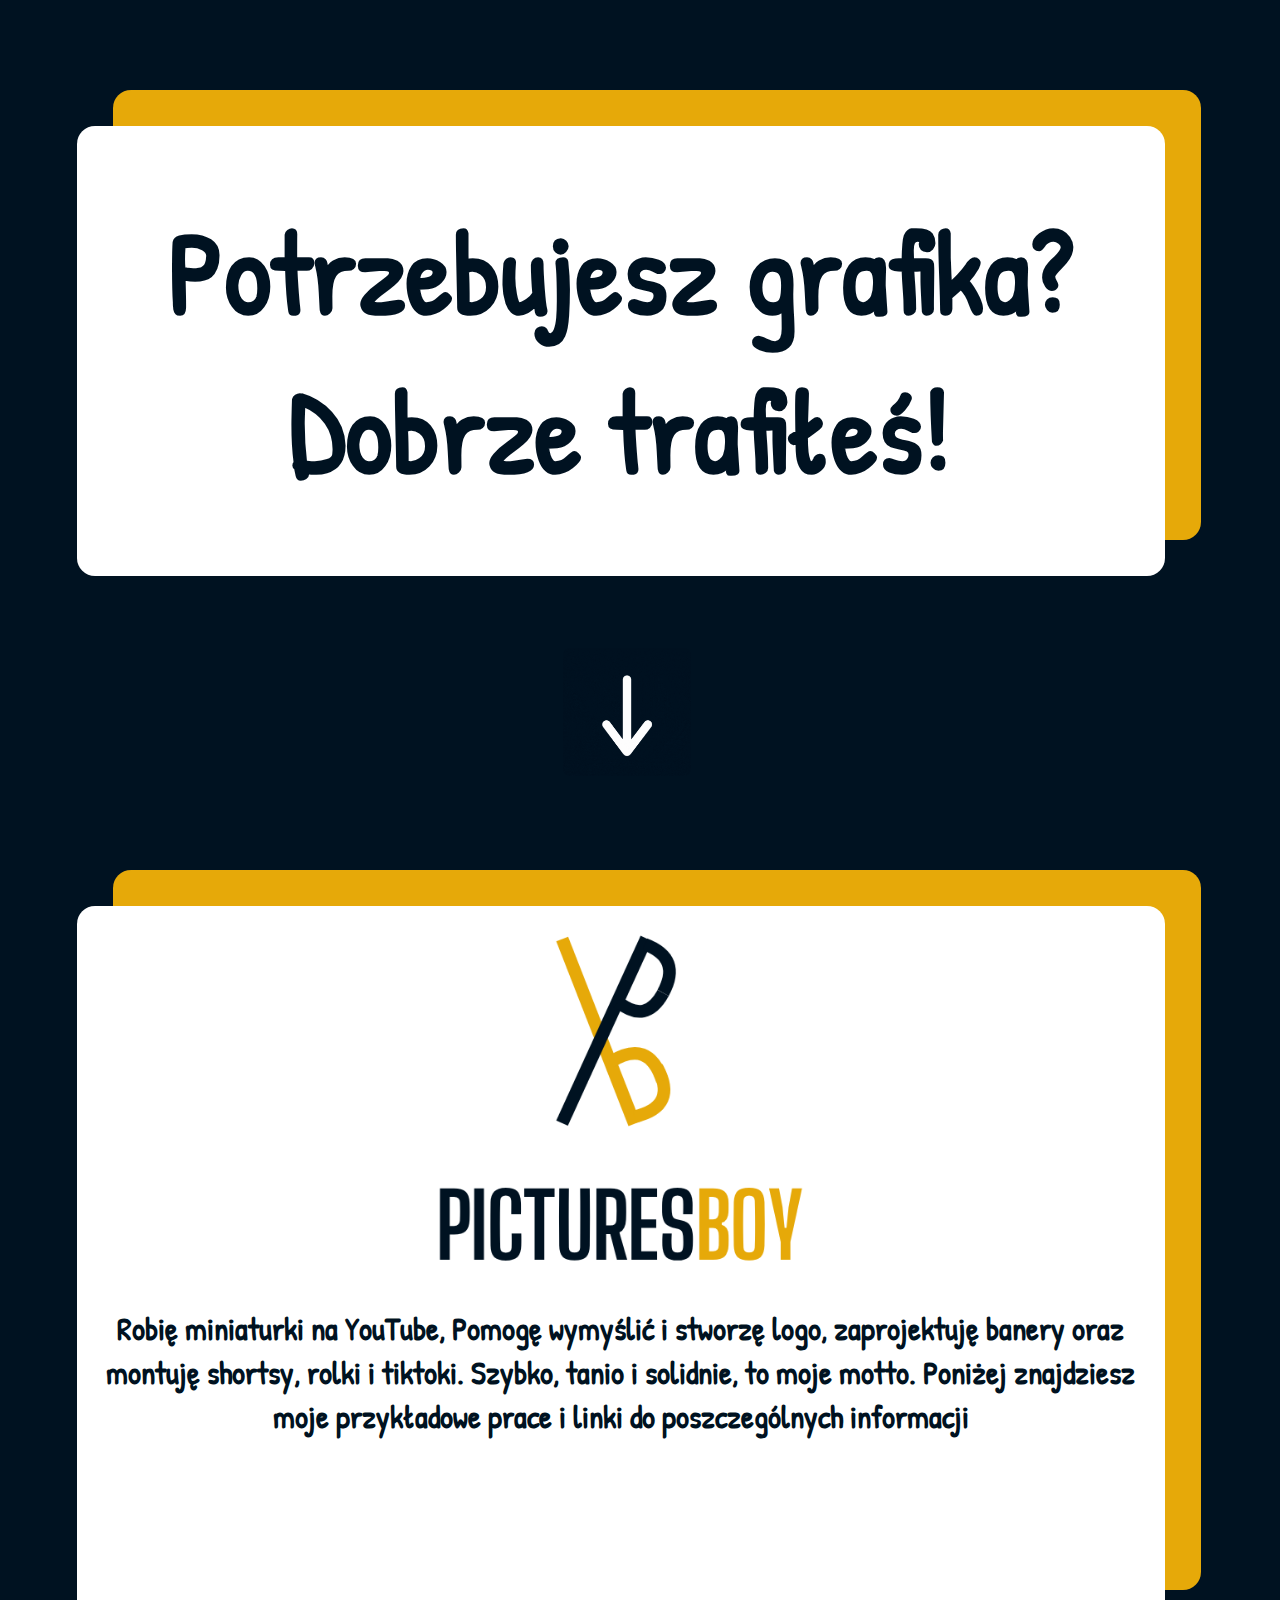
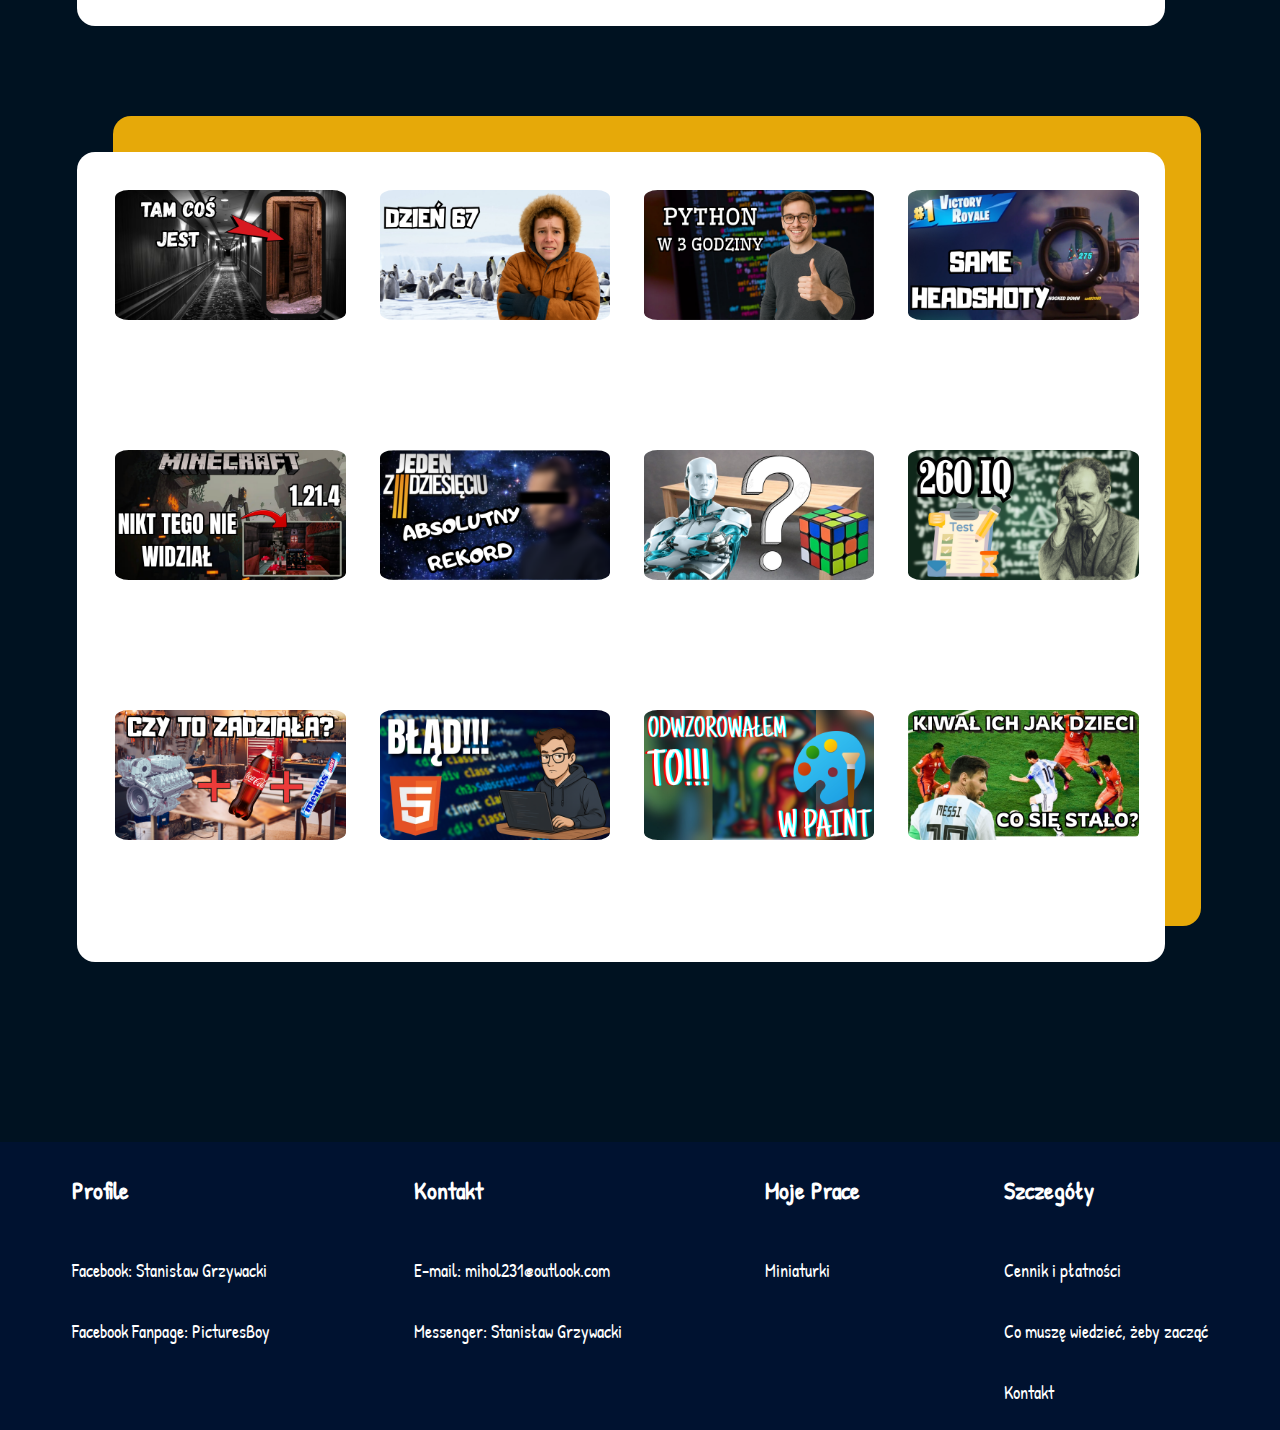
<file: index.html>
<!DOCTYPE html>
<html>
    <head>
        <title>Portfolio</title>
        <meta charset="utf-8">
        <meta name="keywords" content="Portfolio Stanisław, Grafik, Stanisław Grzywacki, Grafik do miniaturek">
        <link rel="stylesheet" href="PortoFolio.css">
        <meta name="viewport" content="width=device-width, initial-scale=1"> 
        <link rel="preconnect" href="https://fonts.googleapis.com">
        <link rel="preconnect" href="https://fonts.gstatic.com" crossorigin>
        <link href="https://fonts.googleapis.com/css2?family=Patrick+Hand&display=swap" rel="stylesheet">
    </head> 
    <body>
        <div id="Wstęp">
            <h1>Potrzebujesz grafika?</h1>
            <h1>Dobrze trafiłeś!</h1>
        </div>
            <img src="images/strzałka.gif" alt="Patrz na dół" class="strzałka">
        <div id="Góra">   
            <img src="images/PB.png" alt="Logo" style="width: 40%;">
            <h3>Robię miniaturki na YouTube, Pomogę wymyślić i stworzę logo, zaprojektuję banery oraz montuję shortsy, rolki i tiktoki. Szybko, tanio i solidnie, to moje motto. Poniżej znajdziesz moje przykładowe prace i linki do poszczególnych informacji</h3>
        </div>
        <div id="Miniaturki"> 
            <img src="images/Miniaturka ze strasznego hotelu.png">
            <img src="images/Miniaturka 100 dni na Antarktydzie.png">
            <img src="images/Miniaturka Kurs Python.png">
            <img src="images/Miniaturka Fortnite.png">
            <img src="images/Miniaturka nowy biom.png">
            <img src="images/Miniaturka Jeden z dziesięciu.png">
            <img src="images/Miniaturka Robot z kostką.png">
            <img src="images/Miniaturka 260 IQ.png">
            <img src="images/Miniaturka czy to zadziała kola w silniku.png">
            <img src="images/Miniaturka Błąd w html.png">
            <img src="images/Miniaturka Paint.png">
            <img src="images/Miniaturka messi.png">
        </div>  
        <div class="stopka">
            <div class="Konkrety">
                <h4>Profile</h4>
                <p>Facebook: Stanisław Grzywacki</p>
                <p>Facebook Fanpage: PicturesBoy</p>
            </div>
            <div class="Konkrety">
                <a href="Kontakty.html"><h4>Kontakt</h4></a>
                <p>E-mail: mihol231@outlook.com</p>
                <p>Messenger: Stanisław Grzywacki</p>
            </div>   
            <div class="Konkrety">
                <a href="Moje Prace.html"><h4>Moje Prace</h4></a>
                <p>Miniaturki</p>
            </div>
            <div class="Konkrety">
                <a href="Szczegóły.html"><h4>Szczegóły</h4></a>
                <p>Cennik i płatności</p>
                <p>Co muszę wiedzieć, żeby zacząć</p>
                <p>Kontakt</p>
            </div>    
        </div>  
  </body>
</html>
</file>
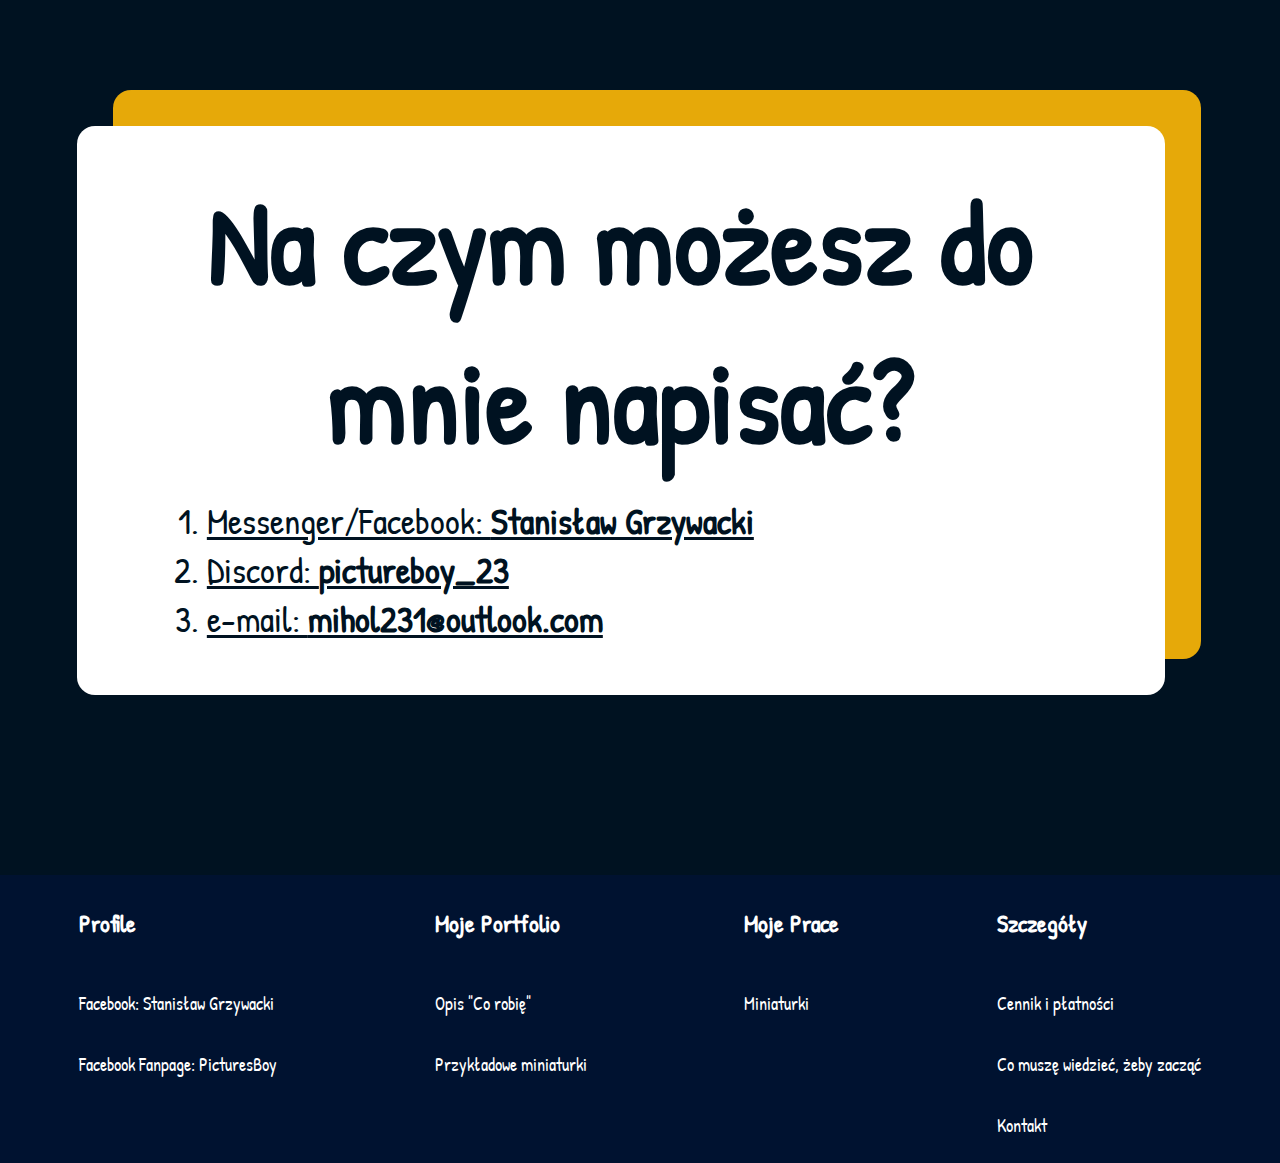
<file: Kontakty.html>
<!DOCTYPE html>
<html>
    <head>
        <title>Portfolio</title>
        <meta charset="utf-8">
        <meta name="keywords" content="Portfolio Stanisław, Grafik, Stanisław Grzywacki, Grafik do miniaturek">
        <link rel="stylesheet" href="PortoFolio.css">
        <meta name="viewport" content="width=device-width, initial-scale=1"> 
        <link rel="preconnect" href="https://fonts.googleapis.com">
        <link rel="preconnect" href="https://fonts.gstatic.com" crossorigin>
        <link href="https://fonts.googleapis.com/css2?family=Patrick+Hand&display=swap" rel="stylesheet">
    </head>
    <body>
        <div id="czaty">
            <h1>Na czym możesz do mnie napisać?</h1>
            <ol>
                <li><a href="https://www.facebook.com/profile.php?id=61572254624439" target="_blank">Messenger/Facebook: <strong>Stanisław Grzywacki</strong></a></li>
                <li><a href="https://discord.com/users/123456789012345678" target="_blank">Discord: <strong>pictureboy_23</strong></a></li>
                <li><a href="mailto:mihol231@outlook.com" target="_blank">e-mail: <strong>mihol231@outlook.com</strong></a></li>
            </ol>
        </div>
        <div class="stopka">
            <div class="Konkrety">
                <h4>Profile</h4>
                <p>Facebook: Stanisław Grzywacki</p>
                <p>Facebook Fanpage: PicturesBoy</p>
            </div>
            <div class="Konkrety">
                <a href="index.html"><h4>Moje Portfolio</h4></a>
                <p>Opis "Co robię"</p>
                <p>Przykładowe miniaturki</p>
            </div>   
            <div class="Konkrety">
                <a href="Moje Prace.html"><h4>Moje Prace</h4></a>
                <p>Miniaturki</p>
            </div>
            <div class="Konkrety">
                <a href="Szczegóły.html"><h4>Szczegóły</h4></a>
                <p>Cennik i płatności</p>
                <p>Co muszę wiedzieć, żeby zacząć</p>
                <p>Kontakt</p>
            </div>    
        </div>
    </body>
</html>
</file>
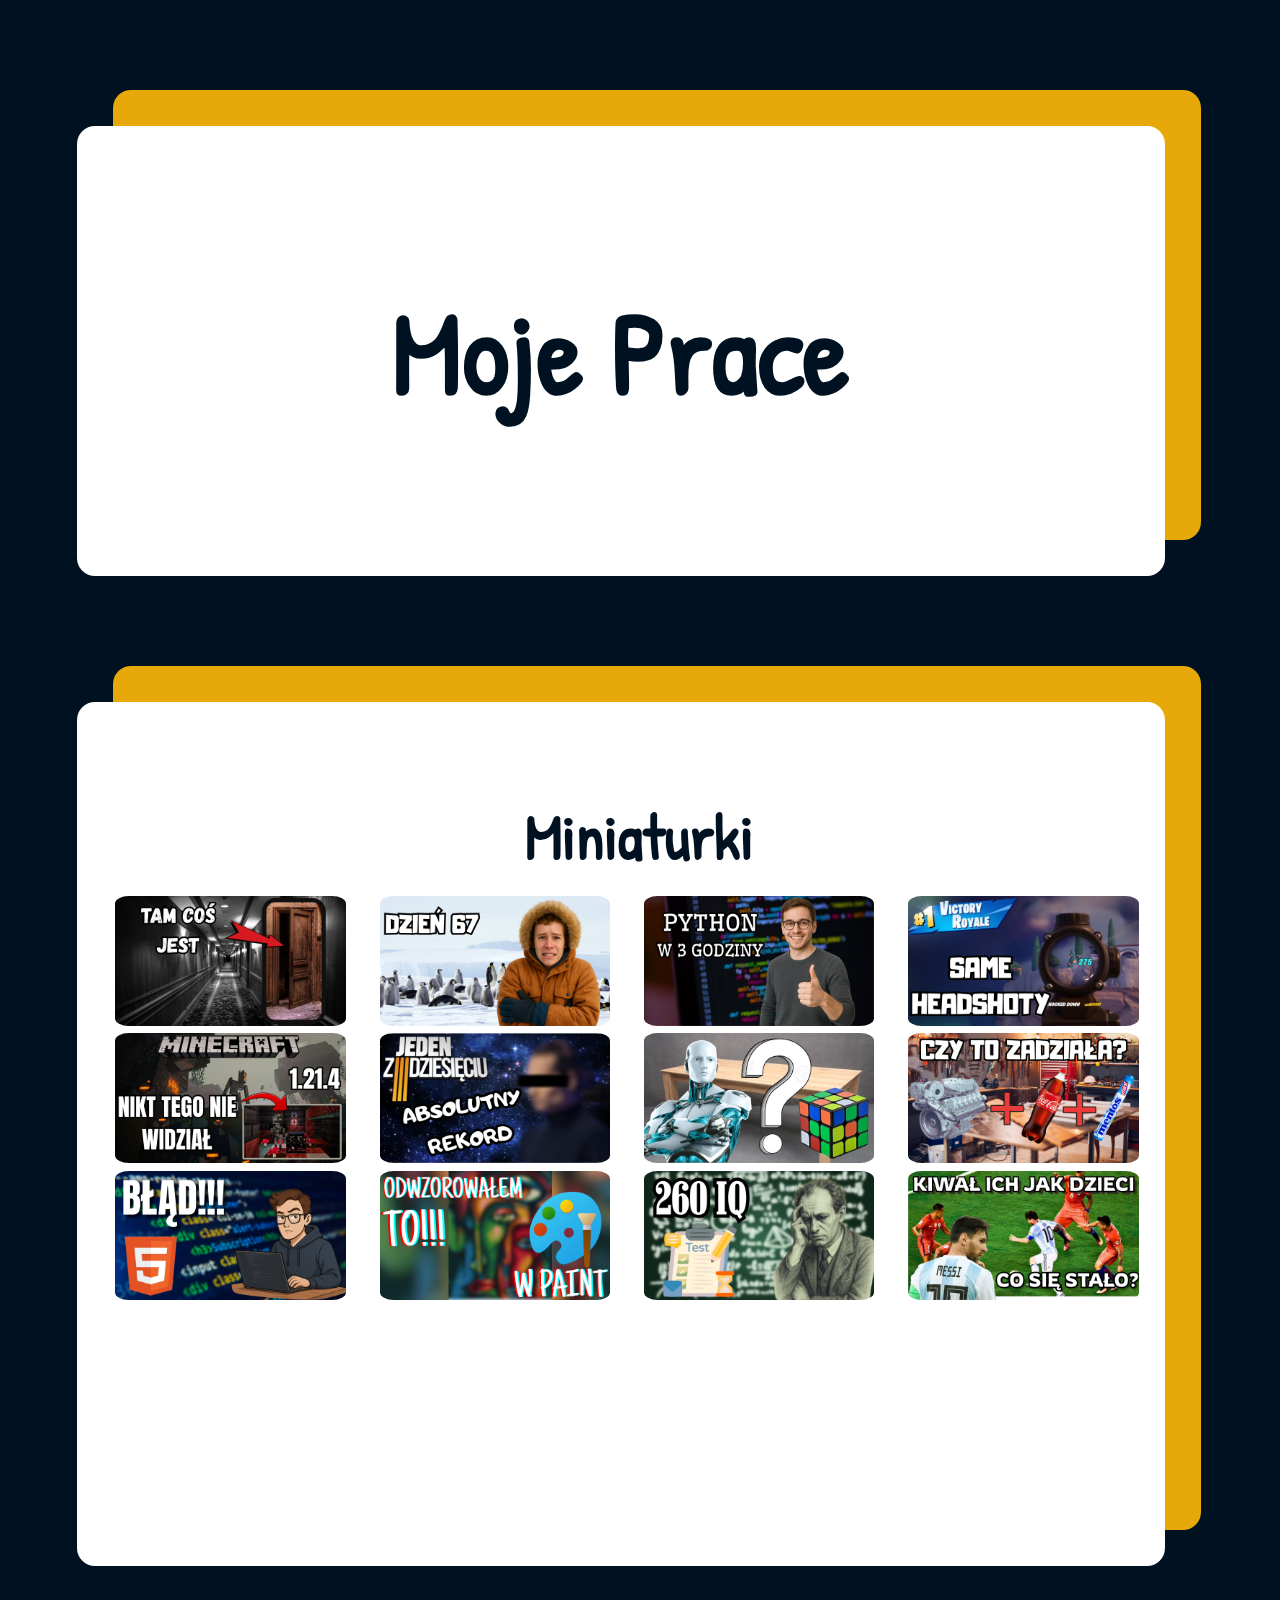
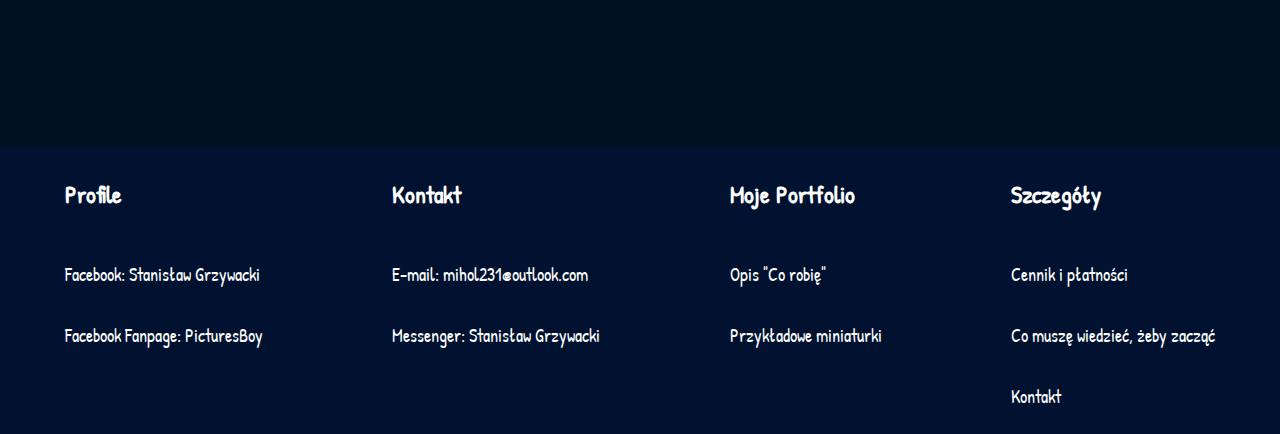
<file: Moje Prace.html>
<!DOCTYPE html>
<html></html>
    <head>
        <title>Portfolio</title>
        <meta charset="utf-8">
        <meta name="keywords" content="Portfolio Stanisław, Grafik, Stanisław Grzywacki, Grafik do miniaturek">
        <link rel="stylesheet" href="PortoFolio.css">
        <meta name="viewport" content="width=device-width, initial-scale=1"> 
        <link rel="preconnect" href="https://fonts.googleapis.com">
        <link rel="preconnect" href="https://fonts.gstatic.com" crossorigin>
        <link href="https://fonts.googleapis.com/css2?family=Patrick+Hand&display=swap" rel="stylesheet">
    </head>
    <body>
        <div id="Open">
            <h1>Moje Prace</h1>
        </div>
        <div id="Obrazki">
            <div id="tytuł">
                <h2>Miniaturki</h2>
            </div>
            <div id="Graficzki">
                <img src="images/Miniaturka ze strasznego hotelu.png">
                <img src="images/Miniaturka 100 dni na Antarktydzie.png">
                <img src="images/Miniaturka Kurs Python.png">
                <img src="images/Miniaturka Fortnite.png">
                <img src="images/Miniaturka nowy biom.png">
                <img src="images/Miniaturka Jeden z dziesięciu.png">
                <img src="images/Miniaturka Robot z kostką.png">
                <img src="images/Miniaturka czy to zadziała kola w silniku.png">
                <img src="images/Miniaturka Błąd w html.png">
                <img src="images/Miniaturka Paint.png">
                <img src="images/Miniaturka 260 IQ.png">
                <img src="images/Miniaturka messi.png">
            </div>
        </div>
         <div class="stopka">
            <div class="Konkrety">
                <h4>Profile</h4>
                <p>Facebook: Stanisław Grzywacki</p>
                <p>Facebook Fanpage: PicturesBoy</p>
            </div>
            <div class="Konkrety">
                <a href="Kontakty.html"><h4>Kontakt</h4></a>
                <p>E-mail: mihol231@outlook.com</p>
                <p>Messenger: Stanisław Grzywacki</p>
            </div>   
            <div class="Konkrety">
                <a href="index.html"><h4>Moje Portfolio</h4></a>
                <p>Opis "Co robię"</p>
                <p>Przykładowe miniaturki</p>
            </div>
            <div class="Konkrety">
                <a href="Szczegóły.html"><h4>Szczegóły</h4></a>
                <p>Cennik i płatności</p>
                <p>Co muszę wiedzieć, żeby zacząć</p>
                <p>Kontakt</p>
            </div>    
        </div>  
    </body>
</html>
</file>
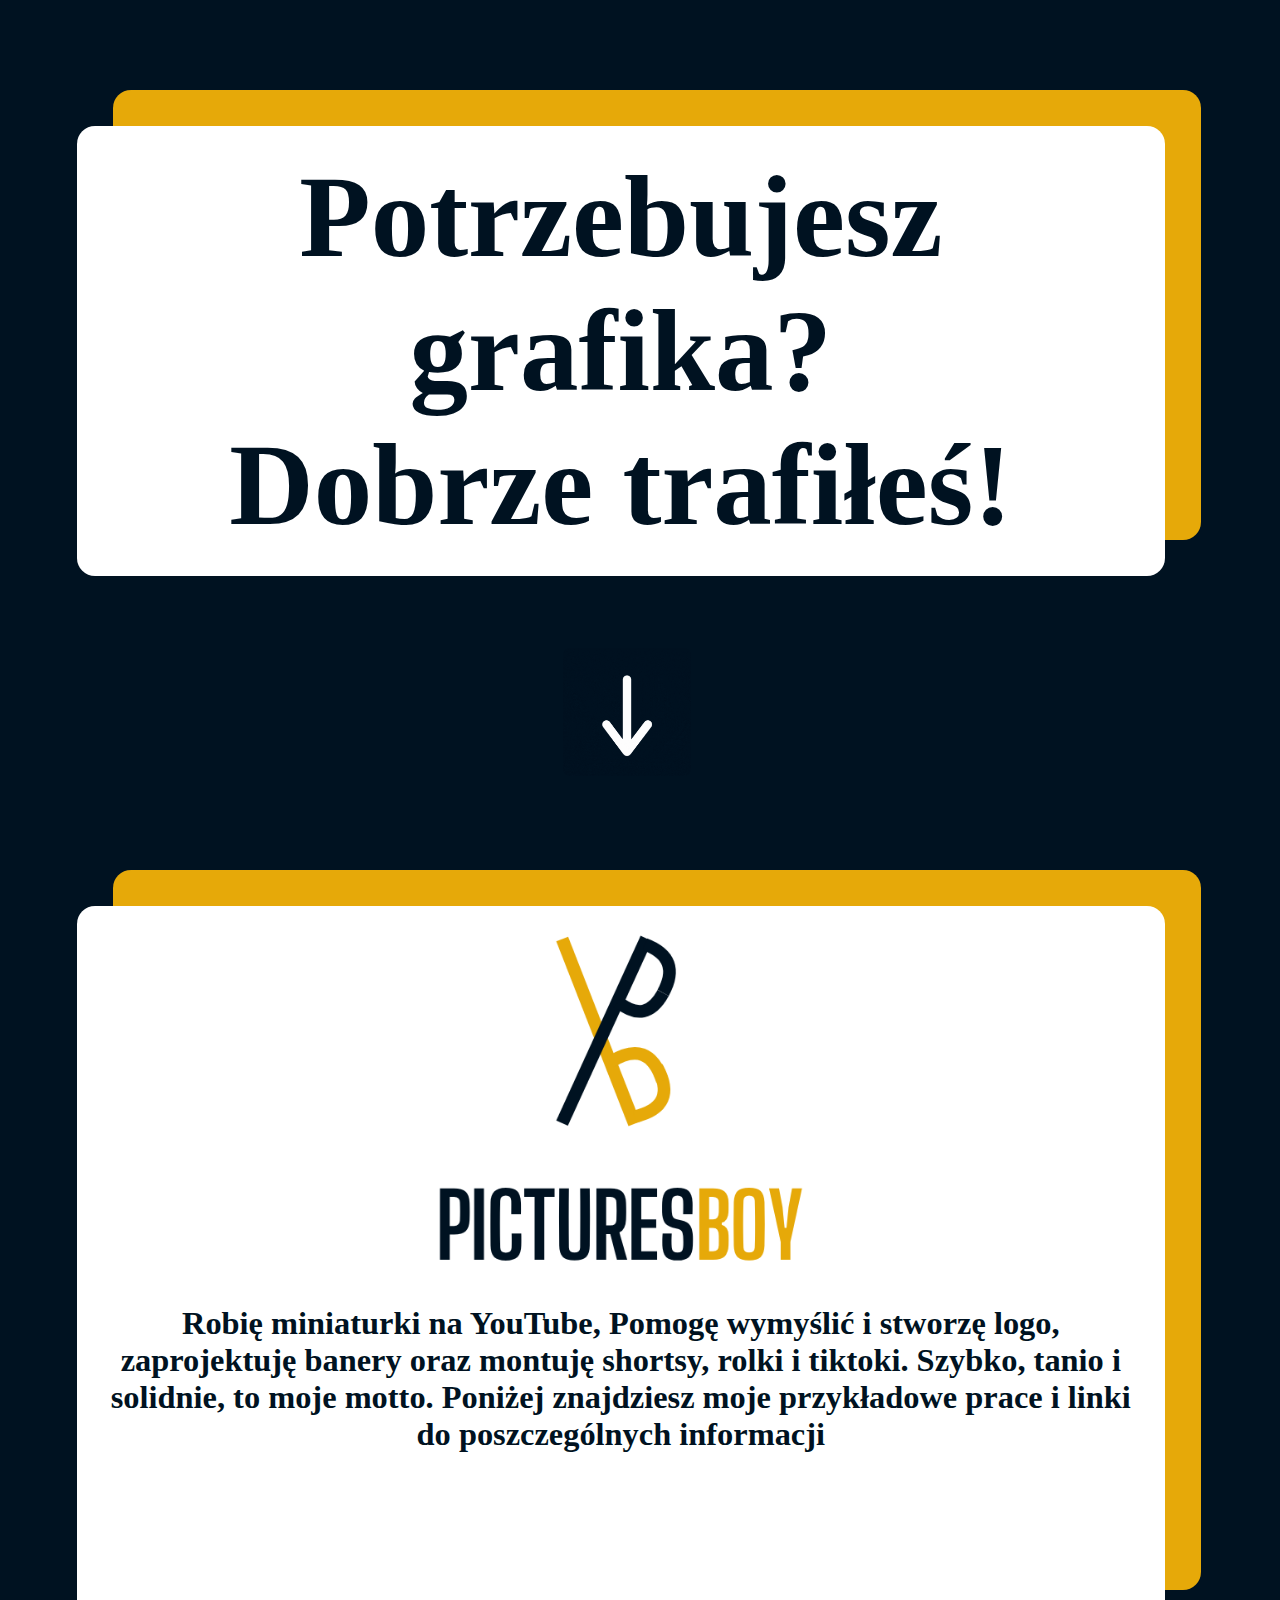
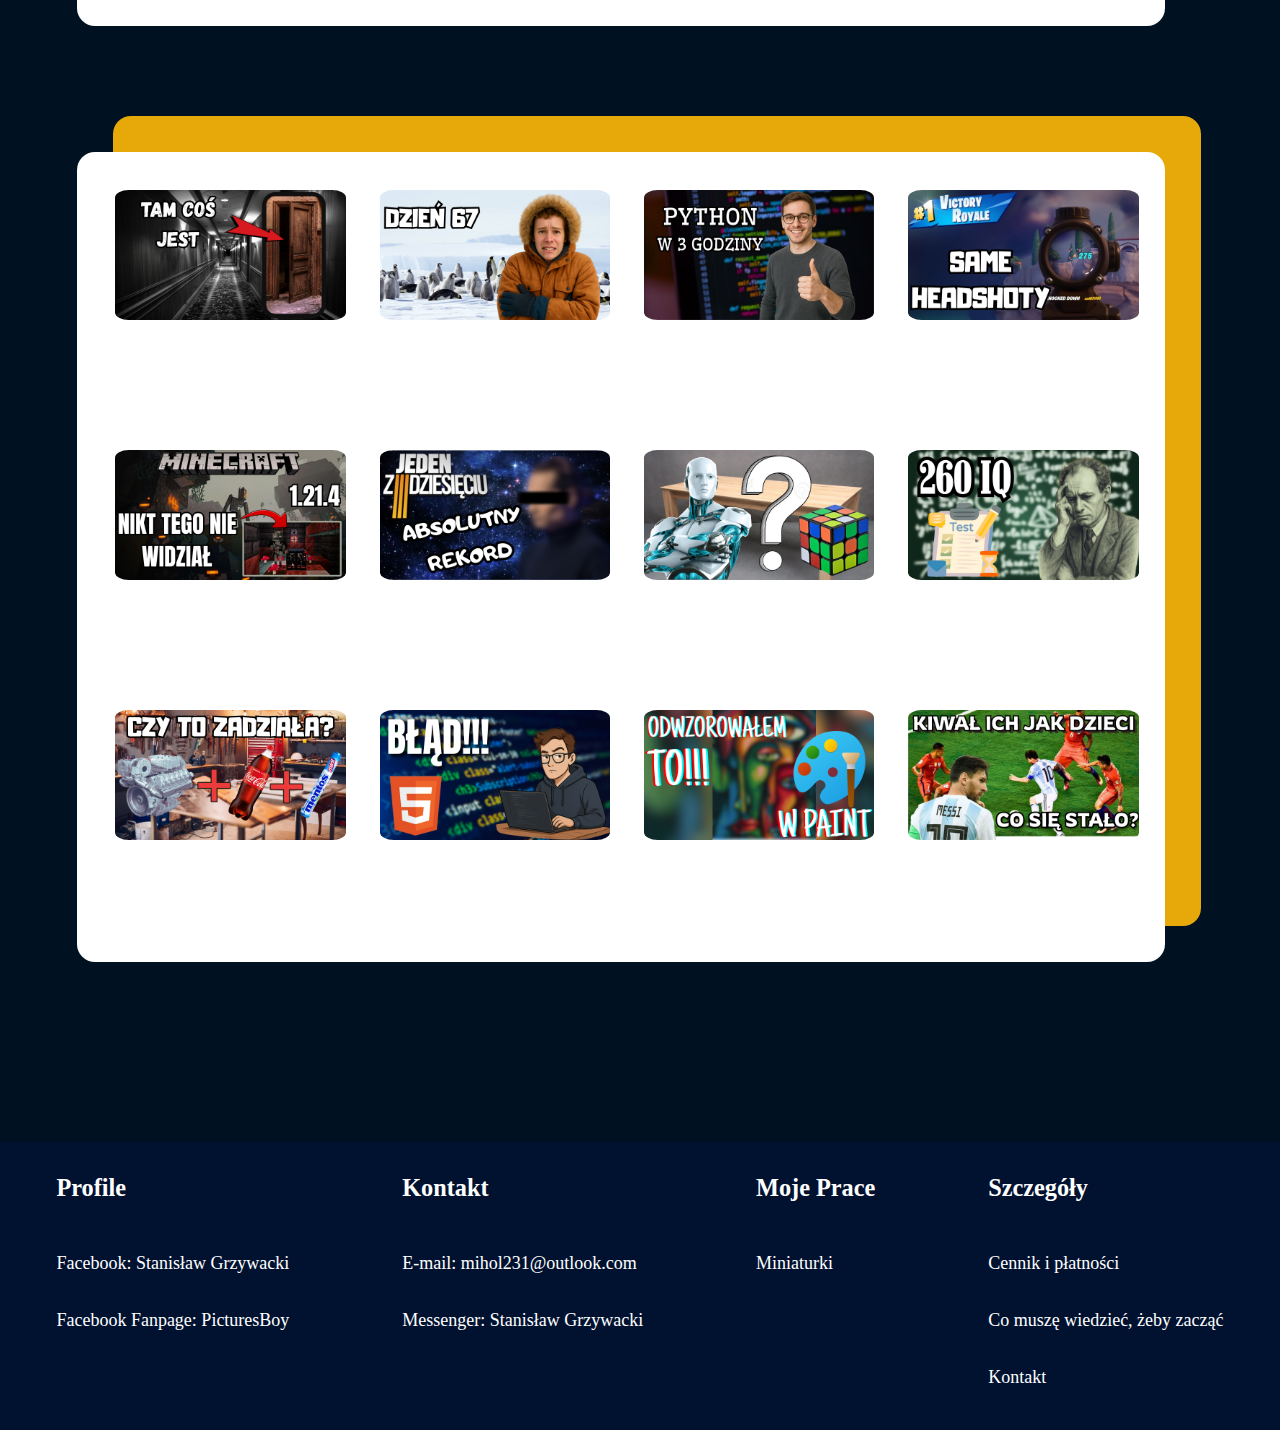
<file: Portfolio.html>
<!DOCTYPE html>
<html>
    <head>
        <title>Portfolio</title>
        <meta charset="utf-8">
        <meta name="keywords" content="Portfolio Stanisław, Grafik, Stanisław Grzywacki, Grafik do miniaturek">
        <link rel="stylesheet" href="PortoFolio.css">
        <meta name="viewport" content="width=device-width, initial-scale=1"> 
        <link rel="preconnect" href="https://fonts.googleapis.com">
        <link rel="preconnect" href="https://fonts.gstatic.com" crossorigin>
        <link href="https://fonts.googleapis.com/css2?family=Caveat:wght@400..700&display=swap" rel="stylesheet">
    </head> 
    <body>
        <div id="Wstęp">
            <h1>Potrzebujesz grafika?</h1>
            <h1>Dobrze trafiłeś!</h1>
        </div>
            <img src="images/strzałka.gif" alt="Patrz na dół" class="strzałka">
        <div id="Góra">   
            <img src="images/PB.png" alt="Logo" style="width: 40%;">
            <h3>Robię miniaturki na YouTube, Pomogę wymyślić i stworzę logo, zaprojektuję banery oraz montuję shortsy, rolki i tiktoki. Szybko, tanio i solidnie, to moje motto. Poniżej znajdziesz moje przykładowe prace i linki do poszczególnych informacji</h3>
        </div>
        <div id="Miniaturki"> 
            <img src="images/Miniaturka ze strasznego hotelu.png">
            <img src="images/Miniaturka 100 dni na Antarktydzie.png">
            <img src="images/Miniaturka Kurs Python.png">
            <img src="images/Miniaturka Fortnite.png">
            <img src="images/Miniaturka nowy biom.png">
            <img src="images/Miniaturka Jeden z dziesięciu.png">
            <img src="images/Miniaturka Robot z kostką.png">
            <img src="images/Miniaturka 260 IQ.png">
            <img src="images/Miniaturka czy to zadziała kola w silniku.png">
            <img src="images/Miniaturka Błąd w html.png">
            <img src="images/Miniaturka Paint.png">
            <img src="images/Miniaturka messi.png">
        </div>  
        <div class="stopka">
            <div class="Konkrety">
                <h4>Profile</h4>
                <p>Facebook: Stanisław Grzywacki</p>
                <p>Facebook Fanpage: PicturesBoy</p>
            </div>
            <div class="Konkrety">
                <a href="Kontakty.html"><h4>Kontakt</h4></a>
                <p>E-mail: mihol231@outlook.com</p>
                <p>Messenger: Stanisław Grzywacki</p>
            </div>   
            <div class="Konkrety">
                <a href="Moje Prace.html"><h4>Moje Prace</h4></a>
                <p>Miniaturki</p>
            </div>
            <div class="Konkrety">
                <a href="Szczegóły.html"><h4>Szczegóły</h4></a>
                <p>Cennik i płatności</p>
                <p>Co muszę wiedzieć, żeby zacząć</p>
                <p>Kontakt</p>
            </div>    
        </div>  
  </body>
</html>
</file>
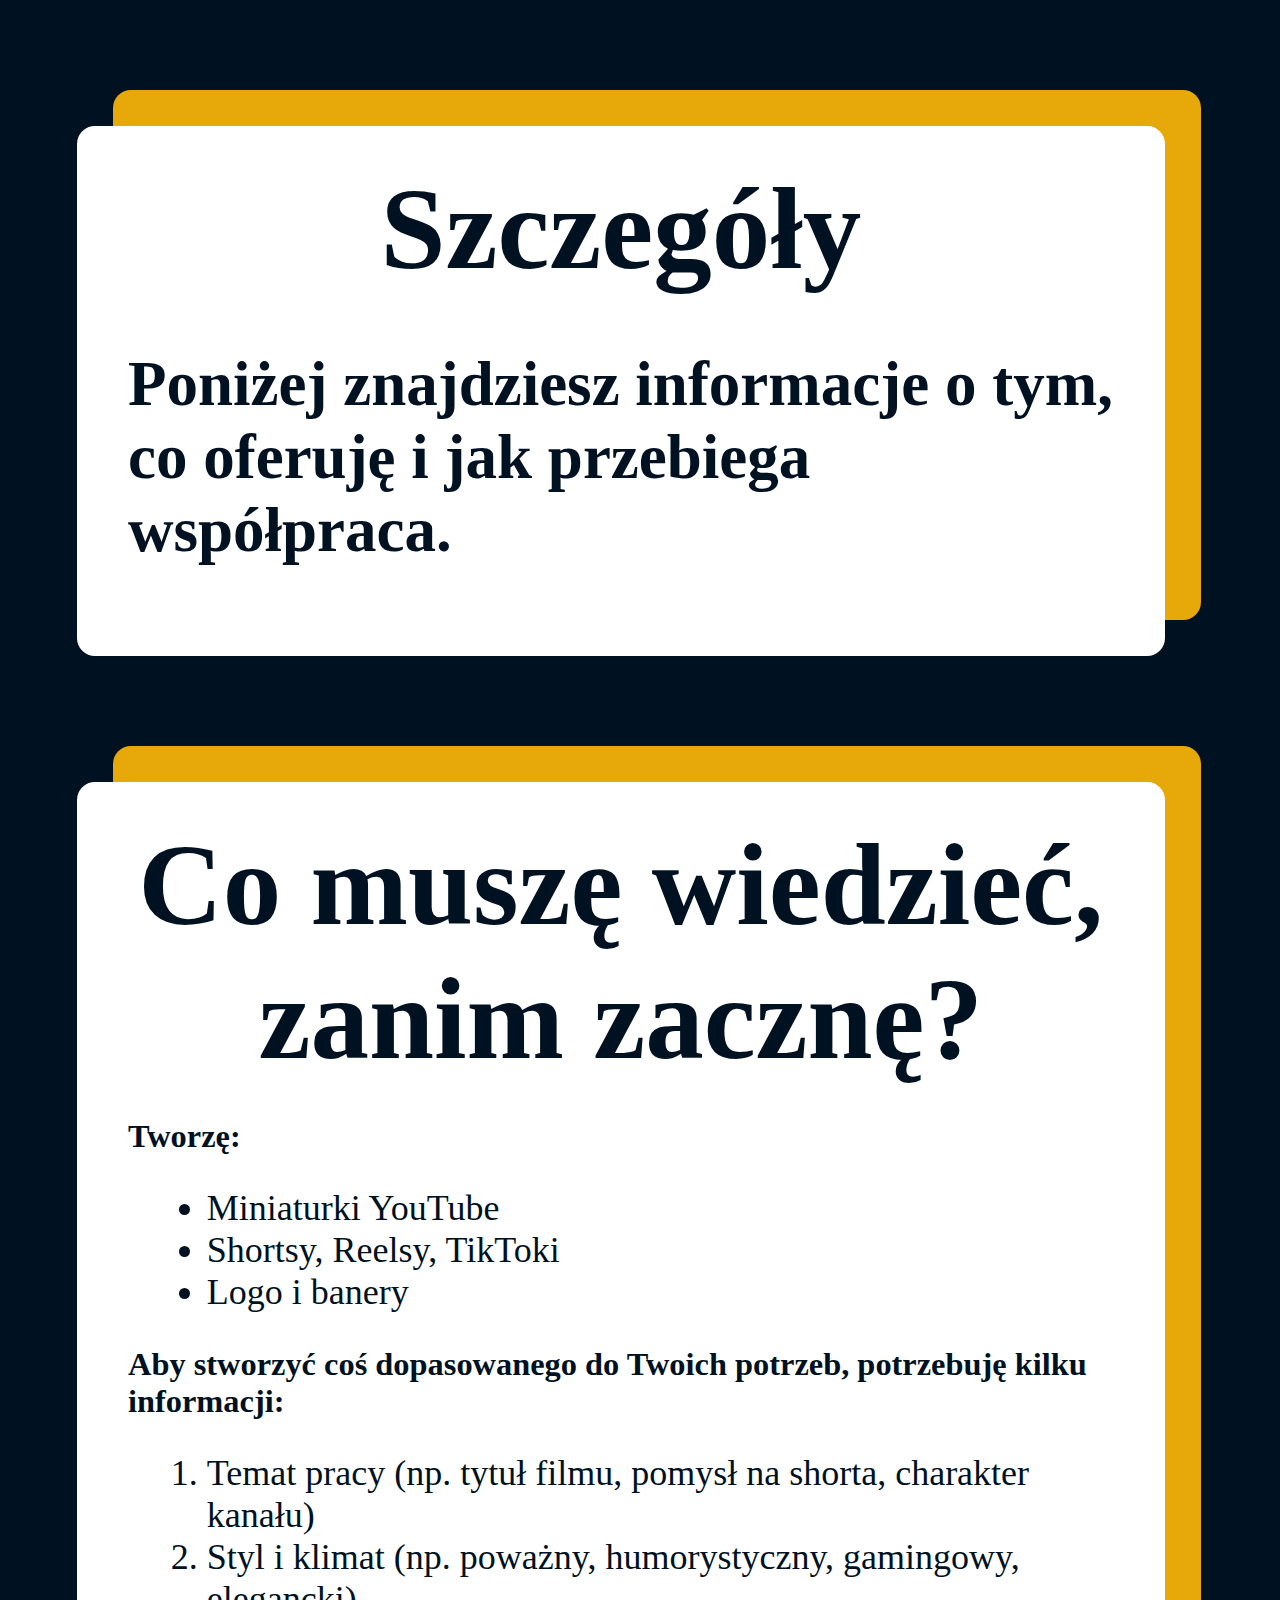
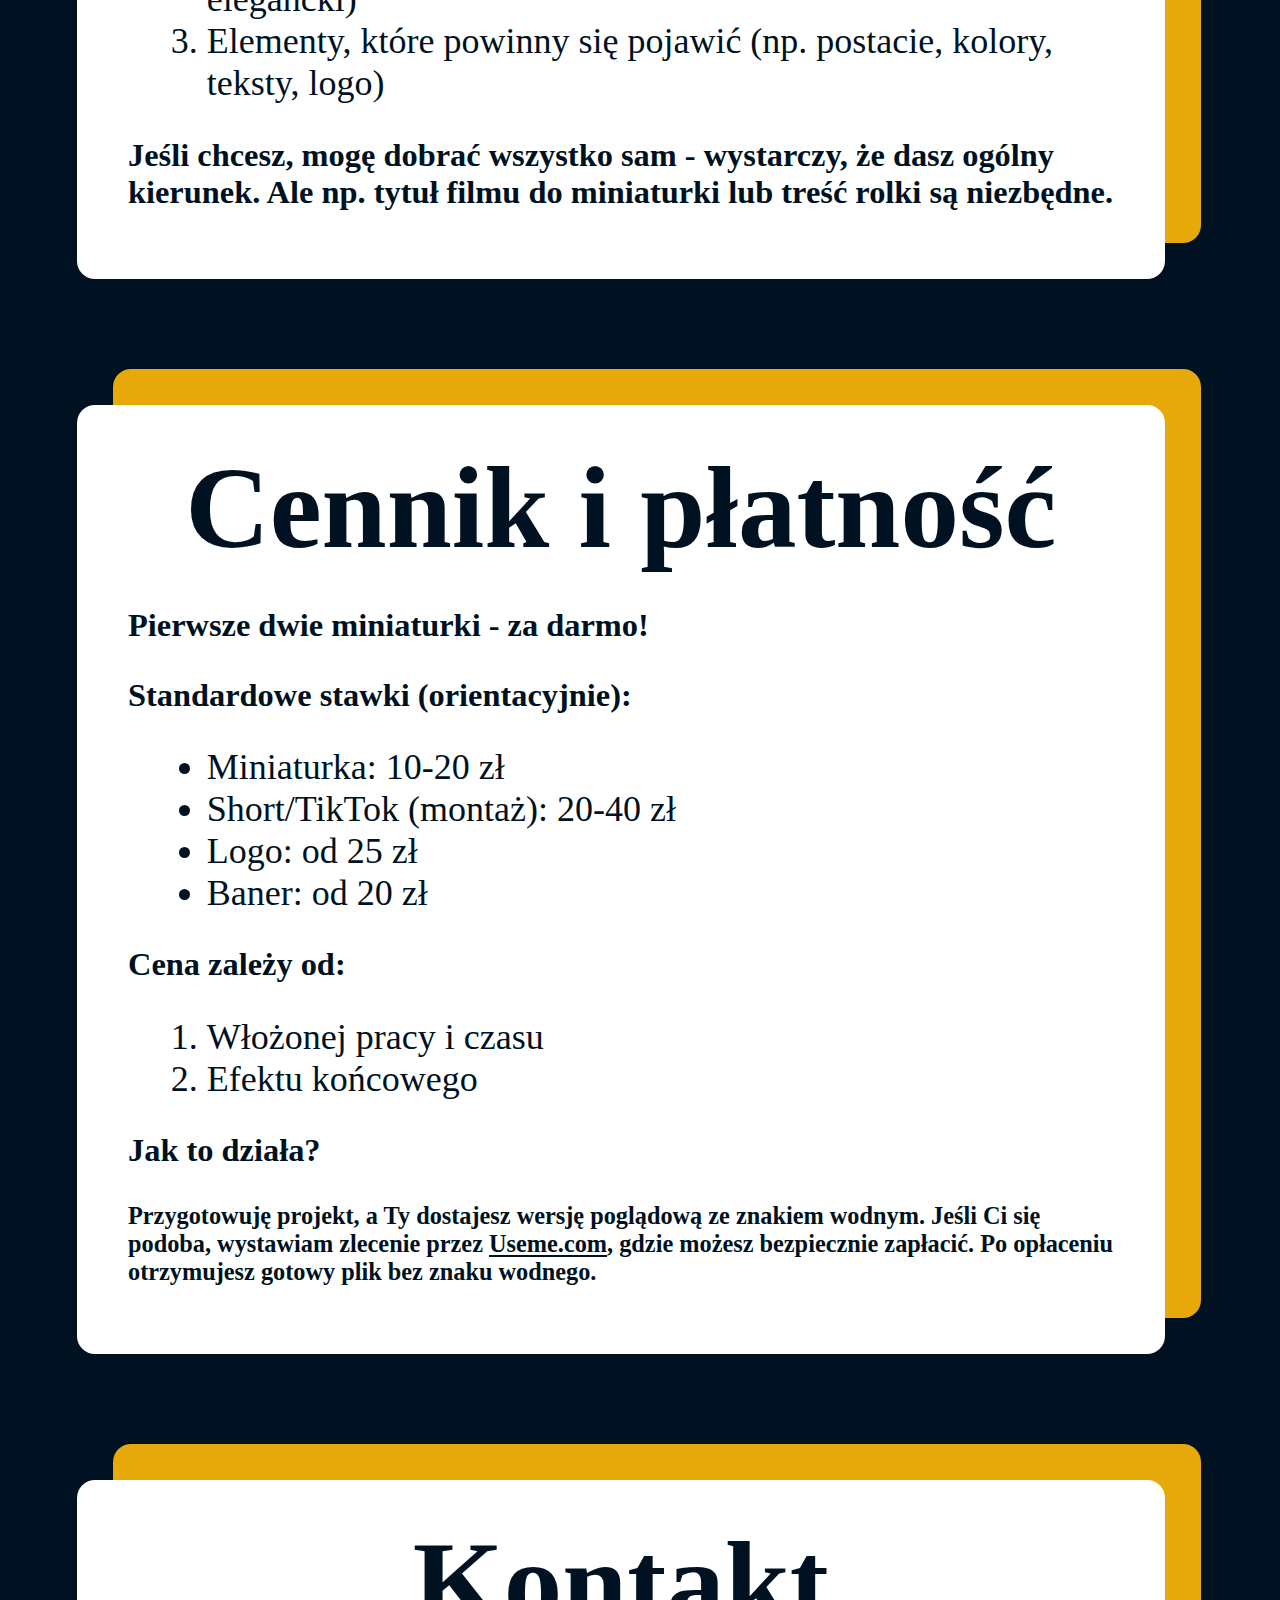
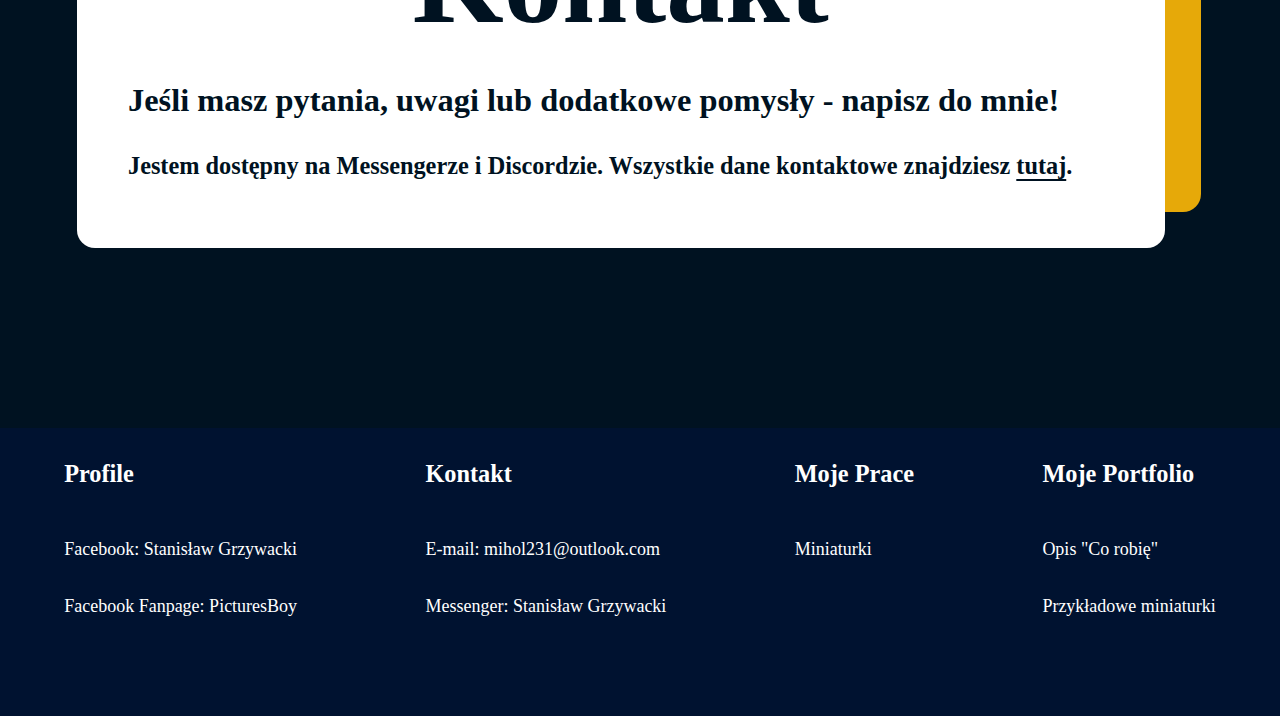
<file: Szczegóły.html>
<!DOCTYPE html>
<html>
    <head>
        <title>Portfolio</title>
        <meta charset="utf-8">
        <meta name="keywords" content="Portfolio Stanisław, Grafik, Stanisław Grzywacki, Grafik do miniaturek">
        <link rel="stylesheet" href="PortoFolio.css">
        <meta name="viewport" content="width=device-width, initial-scale=1"> 
        <link rel="preconnect" href="https://fonts.googleapis.com">
        <link rel="preconnect" href="https://fonts.gstatic.com" crossorigin>
        <link href="https://fonts.googleapis.com/css2?family=Comic+Neue:ital,wght@0,300;0,400;0,700;1,300;1,400;1,700&display=swap" rel="stylesheet">
    </head>
    <body>
        <div id="Wejście">
            <h1>Szczegóły</h1>
            <h2>Poniżej znajdziesz informacje o tym, co oferuję i jak przebiega współpraca.</h2>
        </div>

        <div id="Wymagania">
            <h1>Co muszę wiedzieć, zanim zacznę?</h1>
            <h3>Tworzę:</h3>
            <ul>
                <li>Miniaturki YouTube</li>
                <li>Shortsy, Reelsy, TikToki</li>
                <li>Logo i banery</li>
            </ul>
            <h3>Aby stworzyć coś dopasowanego do Twoich potrzeb, potrzebuję kilku informacji:</h3>
            <ol>
              <li>Temat pracy (np. tytuł filmu, pomysł na shorta, charakter kanału)</li>
               <li>Styl i klimat (np. poważny, humorystyczny, gamingowy, elegancki)</li>
              <li>Elementy, które powinny się pojawić (np. postacie, kolory, teksty, logo)</li>
            </ol>
            <h3>Jeśli chcesz, mogę dobrać wszystko sam - wystarczy, że dasz ogólny kierunek. Ale np. tytuł filmu do miniaturki lub treść rolki są niezbędne.</h3>
        </div>

        <div id="paying"> 
            <h1>Cennik i płatność</h1>
            <h3>Pierwsze dwie miniaturki - za darmo!</h3>
            <h3>Standardowe stawki (orientacyjnie):</h3>
            <ul>
                <li>Miniaturka: 10-20 zł</li>
                <li>Short/TikTok (montaż): 20-40 zł</li>
                <li>Logo: od 25 zł</li>
                 <li>Baner: od 20 zł</li>
            </ul>
            <h3>Cena zależy od:</h3>
            <ol>
                <li>Włożonej pracy i czasu</li>
                <li>Efektu końcowego</li>
            </ol>
            <h3>Jak to działa?</h3>
            <h4>Przygotowuję projekt, a Ty dostajesz wersję poglądową ze znakiem wodnym. Jeśli Ci się podoba, wystawiam zlecenie przez <a href="https://useme.com/pl/">Useme.com</a>, gdzie możesz bezpiecznie zapłacić. Po opłaceniu otrzymujesz gotowy plik bez znaku wodnego.</h4>
        </div>

        <div id="Kontakciki">
            <h1>Kontakt</h1>
            <h3>Jeśli masz pytania, uwagi lub dodatkowe pomysły - napisz do mnie!</h3>
            <h4>Jestem dostępny na Messengerze i Discordzie. Wszystkie dane kontaktowe znajdziesz <a href="Kontakty.html">tutaj</a>.</h4>
        </div>

        <div class="stopka">
            <div class="Konkrety">
                <h4>Profile</h4>
                <p>Facebook: Stanisław Grzywacki</p>
                <p>Facebook Fanpage: PicturesBoy</p>
            </div>
            <div class="Konkrety">
                <a href="Kontakty.html"><h4>Kontakt</h4></a>
                <p>E-mail: mihol231@outlook.com</p>
                <p>Messenger: Stanisław Grzywacki</p>
            </div>   
            <div class="Konkrety">
                <a href="Moje Prace.html"><h4>Moje Prace</h4></a>
                <p>Miniaturki</p>
            </div>
            <div class="Konkrety">
                <a href="index.html"><h4>Moje Portfolio</h4></a>
                <p>Opis "Co robię"</p>
                <p>Przykładowe miniaturki</p>
            </div>
        </div>    
    </body>
</html>
</file>
<file: PortoFolio.css>
body
{
  background-color: #001221;  
  padding: 0px;
  margin: 0px;
  width: 100%;
}





/*_______________________________________________________________________________________________________________________________________

-------------------------------------------------------Media na Komputer-----------------------------------------------------------------
________________________________________________________________________________________________________________________________________*/





@media (min-width: 1024px){

h1
{
  font-size: 13vh;
  margin: 0%;
  text-align: center;
}

h2
{
  font-size: 7vh;
}

h3 
{
  font-size: 3.6vh;
}

h4
{
  font-size: 2.7vh;
}

p
{
  font-size: 2vh;
}

li
{
  font-size: 4vh;
}

ol
{
  padding-left: 8%;
}

ul
{
  padding-left: 8%;
}

a
{
  color: #001221;
  text-decoration: underline 0.1.8vh;
  text-underline-offset: 0.33vh;
}

a:hover
{
  color: #001221;
  text-decoration: underline 0.26vh;
  text-underline-offset: 0.4vh;
}



/*-------------------------------------------------Strona Główna "PORTFOLIO"-----------------------------------------------------------*/



#Wstęp
{
  background-color: #ffffff; 
  color: #001221;
  text-align: center;
  font-family: "Patrick Hand", cursive;
  width: 85vw;
  height: 50vh;
  border-radius: 2vh;
  margin-left: 6vw;
  margin-top: 14vh;
  position: relative;
  box-sizing: border-box;
  display: flex;
  flex-direction: column;
  justify-content: center; 
  align-items: center;     

}

#Wstęp::before 
{
  content: "";
  position: absolute;
  top: -4vh;
  right: -4vh;
  left: 4vh;
  bottom: 4vh;
  background-color: #e6a909; 
  border-radius: 2vh;
  z-index: -1; 
}

.strzałka
{
  margin-left: 44vw; 
  margin-top: 8vh ; 
  width: 10vw;
}

#Góra
{
  background-color: #ffffff;
  color: #001221;
  text-align: center;
  font-family: "Patrick Hand", cursive;
  width: 85vw;
  height: 80vh;
  border-radius: 2vh;
  margin-left: 6vw;
  margin-top: 14vh;
  padding: 2%;
  position: relative;
  box-sizing: border-box;
}

#Góra::before 
{
  content: "";
  position: absolute;
  top: -4vh;
  right: -4vh;
  left: 4vh;
  bottom: 4vh;
  background-color: #e6a909; 
  border-radius: 2vh;
  z-index: -1;
}


#Miniaturki
{
  background-color: #ffffff;
  color: #001221;
  text-align: center;
  font-family: "Patrick Hand", cursive;
  width: 85vw;
  height: 90vh;
  border-radius: 2vh;
  margin-left: 6vw;
  margin-top: 14vh;
  position: relative;
  display: grid;
  grid-template-columns: repeat(auto-fill, minmax(18vw, 1fr));
  gap: 0.6vw;
  box-sizing: border-box;
  padding-left: 3%;
  padding-top: 3%;
}

#Miniaturki::before 
{
  content: "";
  position: absolute;
  top: -4vh;
  right: -4vh;
  left: 4vh;
  bottom: 4vh;
  background-color: #e6a909; 
  border-radius: 2vh;
  z-index: -1;
}

img
{
  width: 18vw;
  border-radius: 6%;
}

.stopka
{
  text-align: center;
  background-color: #001230;
  display: flex;
  justify-content: space-around;
  font-family: "Patrick Hand";
  color: #ffffff;
  margin-top: 20vh;
  height: 32vh;
}

.Konkrety
{
  background-color: #001230;
  font-family: "Patrick Hand";
  color: #ffffff;
  display: flex;
  flex-direction: column;
  gap: 0px;
  text-align: left;
}

.Konkrety a
{
  color: #ffffff;
  text-decoration: none;
}

.Konkrety a:hover
{
  color: #deffff;
  text-decoration: underline;
}



/*-------------------------------------------------Podstrona "MOJE PRACE"-----------------------------------------------------------*/



#Open
{
  background-color: #ffffff; 
  color: #001221;
  text-align: center;
  font-family: "Patrick Hand", cursive;
  width: 85vw;
  height: 50vh;
  border-radius: 2vh;
  margin-left: 6vw;
  margin-top: 14vh;
  position: relative;
  box-sizing: border-box;   
  display: flex;
  flex-direction: column;
  justify-content: center; 
  align-items: center;     
}

#Open::before 
{
  content: "";
  position: absolute;
  top: -4vh;
  right: -4vh;
  left: 4vh;
  bottom: 4vh;
  background-color: #e6a909; 
  border-radius: 2vh;
  z-index: -1; 
}

#Obrazki
{
  background-color: #ffffff;
  color: #001221;
  text-align: center;
  font-family: "Patrick Hand", cursive;
  width: 85vw;
  height: 96vh;
  border-radius: 2vh;
  margin-left: 6vw;
  margin-top: 14vh;
  box-sizing: border-box;
  padding-left: 3%;
  padding-top: 3%;
  position: relative;
}

#Obrazki::before 
{
  content: "";
  position: absolute;
  top: -4vh;
  right: -4vh;
  left: 4vh;
  bottom: 4vh;
  background-color: #e6a909; 
  border-radius: 2vh;
  z-index: -1;
}

#tytuł
{
  background-color: #ffffff; 
  color: #001221;
  text-align: center;
  font-family: "Patrick Hand", cursive;
  height: 8vh
}
#Graficzki
{
  display: grid;
  grid-template-columns: repeat(auto-fill, minmax(18vw, 1fr));
  gap: 0.6vw;
  box-sizing: border-box;
  padding-top: 3%;
}



/*-----------------------------------------------------Podstrona "SZCZEGÓŁY"----------------------------------------------------------*/



#Wejście,
#Wymagania,
#paying,
#Kontakciki {
  background-color: #ffffff;
  color: #001221;
  font-family: "Patrick Hand", cursive;
  text-align: left;
  width: 85vw;
  border-radius: 2vh;
  margin-left: 6vw;
  margin-top: 14vh;
  position: relative;
  box-sizing: border-box;
  padding: 4vh 4vw; /* Dodany padding wewnętrzny */
}

#Wejście::before,
#Wymagania::before,
#paying::before,
#Kontakciki::before {
  content: "";
  position: absolute;
  top: -4vh;
  right: -4vh;
  left: 4vh;
  bottom: 4vh;
  background-color: #e6a909;
  border-radius: 2vh;
  z-index: -1;
}

#Kontakciki a
{
  text-underline-offset: 0.6vh;
}

#Kontakciki a:hover
{
  text-underline-offset: 0.66vh;
}



/*-----------------------------------------------------Podstrona "KONTAKTY"----------------------------------------------------------*/



#czaty
{
  background-color: #ffffff;
  color: #001221;
  font-family: "Patrick Hand", cursive;
  text-align: left;
  width: 85vw;
  border-radius: 2vh;
  margin-left: 6vw;
  margin-top: 14vh;
  position: relative;
  box-sizing: border-box;
  padding: 4vh 4vw
}

#czaty::before 
{
  content: "";
  position: absolute;
  top: -4vh;
  right: -4vh;
  left: 4vh;
  bottom: 4vh;
  background-color: #e6a909;
  border-radius: 2vh;
  z-index: -1;
}

}





/*_______________________________________________________________________________________________________________________________________

-------------------------------------------------------Media na Telefon------------------------------------------------------------------
_______________________________________________________________________________________________________________________________________*/





@media (max-width: 1024px){

body
{
padding-bottom: 24vh
}

h1
{
  font-size: 6vh;
  margin: 0%;
  text-align: center;
}

h2
{
  font-size: 4vh;
}

h3 
{
  font-size: 2vh;
}

h4
{
  font-size: 1.8vh;
}

p
{
  font-size: 1.2vh;
  margin: 0px;
  padding: 0px;
}

li
{
  font-size: 2vh;
}

ol
{
  padding-left: 4%;
}

ul
{
  padding-left: 4%;
}

/*----------------------------------------------------Strona Główna "PORTFOLIO"--------------------------------------------------------*/

#Wstęp
{
  background-color: #ffffff; 
  color: #001221;
  text-align: center;
  font-family: "Patrick Hand", cursive;
  width: 85vw;
  border-radius: 2vh;
  margin-left: 6vw;
  margin-top: 6vh;
  position: relative;
  box-sizing: border-box;
  display: flex;
  flex-direction: column;
  justify-content: center; 
  align-items: center;     
  padding: 4%;
}

#Wstęp::before 
{
  content: "";
  position: absolute;
  top: -2.5vh;
  right: -2.5vh;
  left: 2.5vh;
  bottom: 2.5vh;
  background-color: #e6a909; 
  border-radius: 2vh;
  z-index: -1; 
}

.strzałka
{
  margin-left: 41vw; 
  margin-top: 4vh ; 
  width: 18vw;
}

#Góra 
{
  background-color: #ffffff;
  color: #001221;
  text-align: center;
  font-family: "Patrick Hand", cursive;
  width: 85vw;
  border-radius: 2vh;
  margin-left: 6vw;
  margin-top: 6vh;
  padding: 2%;
  position: relative;
  box-sizing: border-box;
}

#Góra::before 
{
  content: "";
  position: absolute;
  top: -2.5vh;
  right: -2.5vh;
  left: 2.5vh;
  bottom: 2.5vh;
  background-color: #e6a909; 
  border-radius: 2vh;
  z-index: -1;
}

#Miniaturki
{
  background-color: #ffffff;
  color: #001221;
  text-align: center;
  font-family: "Patrick Hand", cursive;
  width: 85vw;
  border-radius: 2vh;
  margin-left: 6vw;
  margin-top: 10vh;
  position: relative;
  display: grid;
  grid-template-columns: repeat(auto-fill, minmax(36vw, 1fr));
  gap: 2vh;
  box-sizing: border-box;
  padding: 3%;
}

#Miniaturki::before 
{
  content: "";
  position: absolute;
  top: -2.5vh;
  right: -2.5vh;
  left: 2.5vh;
  bottom: 2.5vh;
  background-color: #e6a909; 
  border-radius: 2vh;
  z-index: -1;
}

img
{
  width: 36vw;
  border-radius: 6%;
}

.stopka {
  position: fixed;
  bottom: 0;
  left: 0;
  width: 100%;
  height: 16vh;
  background-color: #001230;
  display: flex;
  justify-content: space-around;
  align-items: center;
  text-align: center;
  font-family: "Patrick Hand";
  color: #ffffff;
  z-index: 1000;
  padding-bottom: 1vh;
}


.Konkrety
{
  background-color: #001230;
  font-family: "Patrick Hand";
  color: #ffffff;
  display: flex;
  flex-direction: column;
  gap: 1vh;
  margin: 4vw;
  text-align: left;
  flex: 1;
  max-height: 14vh;
  min-height: 14vh;
  margin-left: 3vw;
}

.Konkrety a
{
  color: #ffffff;
  text-decoration: none;
}

.Konkrety a:hover
{
  color: #deffff;
  text-decoration: underline;
}



/*-----------------------------------------------------Podstrona "MOJE PRACE"----------------------------------------------------------*/



#Open
{
  background-color: #ffffff; 
  color: #001221;
  text-align: center;
  font-family: "Patrick Hand", cursive;
  width: 85vw; 
  border-radius: 2vh;
  margin-left: 6vw;
  margin-top: 6vh;
  position: relative;
  box-sizing: border-box;   
  display: flex;
  flex-direction: column;
  justify-content: center; 
  align-items: center; 
  padding: 4%;    
}

#Open::before 
{
  content: "";
  position: absolute;
  top: -2.5vh;
  right: -2.5vh;
  left: 2.5vh;
  bottom: 2.5vh;
  background-color: #e6a909; 
  border-radius: 2vh;
  z-index: -1; 
}

#Obrazki
{
  background-color: #ffffff;
  color: #001221;
  text-align: center;
  font-family: "Patrick Hand", cursive;
  width: 85vw;
  border-radius: 2vh;
  margin-left: 6vw;
  margin-top: 6vh;
  box-sizing: border-box;
  padding: 3%;
  position: relative;
}

#Obrazki::before 
{
  content: "";
  position: absolute;
  top: -2.5vh;
  right: -2.5vh;
  left: 2.5vh;
  bottom: 2.5vh;
  background-color: #e6a909; 
  border-radius: 2vh;
  z-index: -1;
}

#tytuł
{
  background-color: #ffffff; 
  color: #001221;
  text-align: center;
  font-family: "Patrick Hand", cursive;
  height: 8vh
}
#Graficzki
{
  display: grid;
  grid-template-columns: repeat(auto-fill, minmax(36vw, 1fr));
  gap: 2vw;
  box-sizing: border-box;
}



/*-----------------------------------------------------Podstrona "SZCZEGÓŁY"-----------------------------------------------------------*/



#Wejście,
#Wymagania,
#paying,
#Kontakciki 
{
  background-color: #ffffff;
  color: #001221;
  font-family: "Patrick Hand", cursive;
  text-align: left;
  width: 85vw;
  border-radius: 2vh;
  margin-left: 6vw;
  margin-top: 8vh;
  position: relative;
  box-sizing: border-box;
  padding: 4%;
}

#Wejście h2 
{
  font-size: 3.2vh;
}

#Wejście::before,
#Wymagania::before,
#paying::before,
#Kontakciki::before 
{
  content: "";
  position: absolute;
  top: -2.5vh;
  right: -2.5vh;
  left: 2.5vh;
  bottom: 2.5vh;
  background-color: #e6a909;
  border-radius: 2vh;
  z-index: -1;
}

#Kontakciki a
{
  text-underline-offset: 0.6vh;
  color:#001221
}

#Kontakciki a:hover
{
  text-underline-offset: 0.76vh;
  color: #001221;
}



/*-----------------------------------------------------Podstrona "KONTAKTY"------------------------------------------------------------*/



#czaty
{
  background-color: #ffffff;
  color: #001221;
  font-family: "Patrick Hand", cursive;
  text-align: left;
  width: 85vw;
  border-radius: 2vh;
  margin-left: 6vw;
  margin-top: 6vh;
  position: relative;
  box-sizing: border-box;
  padding: 4%;
}

#czaty::before 
{
  content: "";
  position: absolute;
  top: -2.5vh;
  right: -2.5vh;
  left: 2.5vh;
  bottom: 2.5vh;
  background-color: #e6a909;
  border-radius: 2vh;
  z-index: -1;
}

#czaty a
{
  color: #001221;
  text-decoration: none;
}

#czaty a:hover
{
  color: #001221;
  text-decoration: underline;
} 


}
</file>
